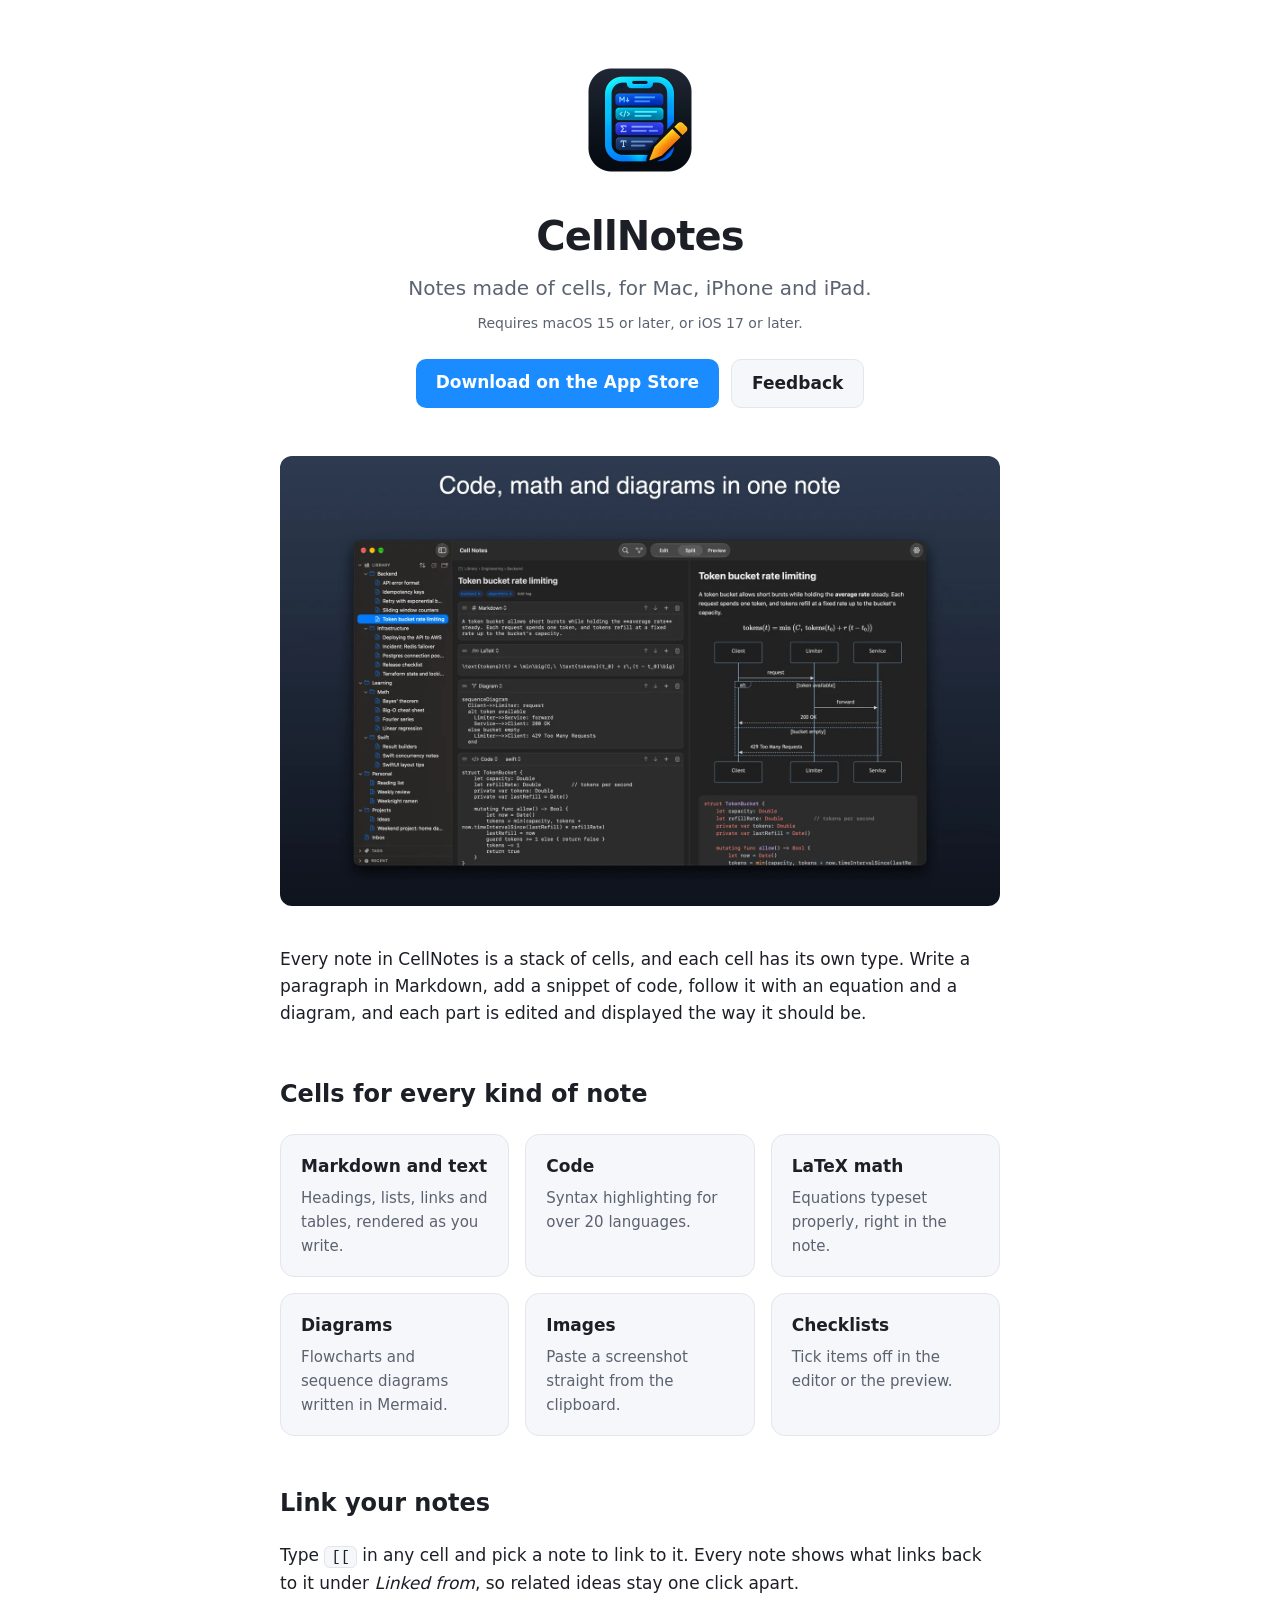
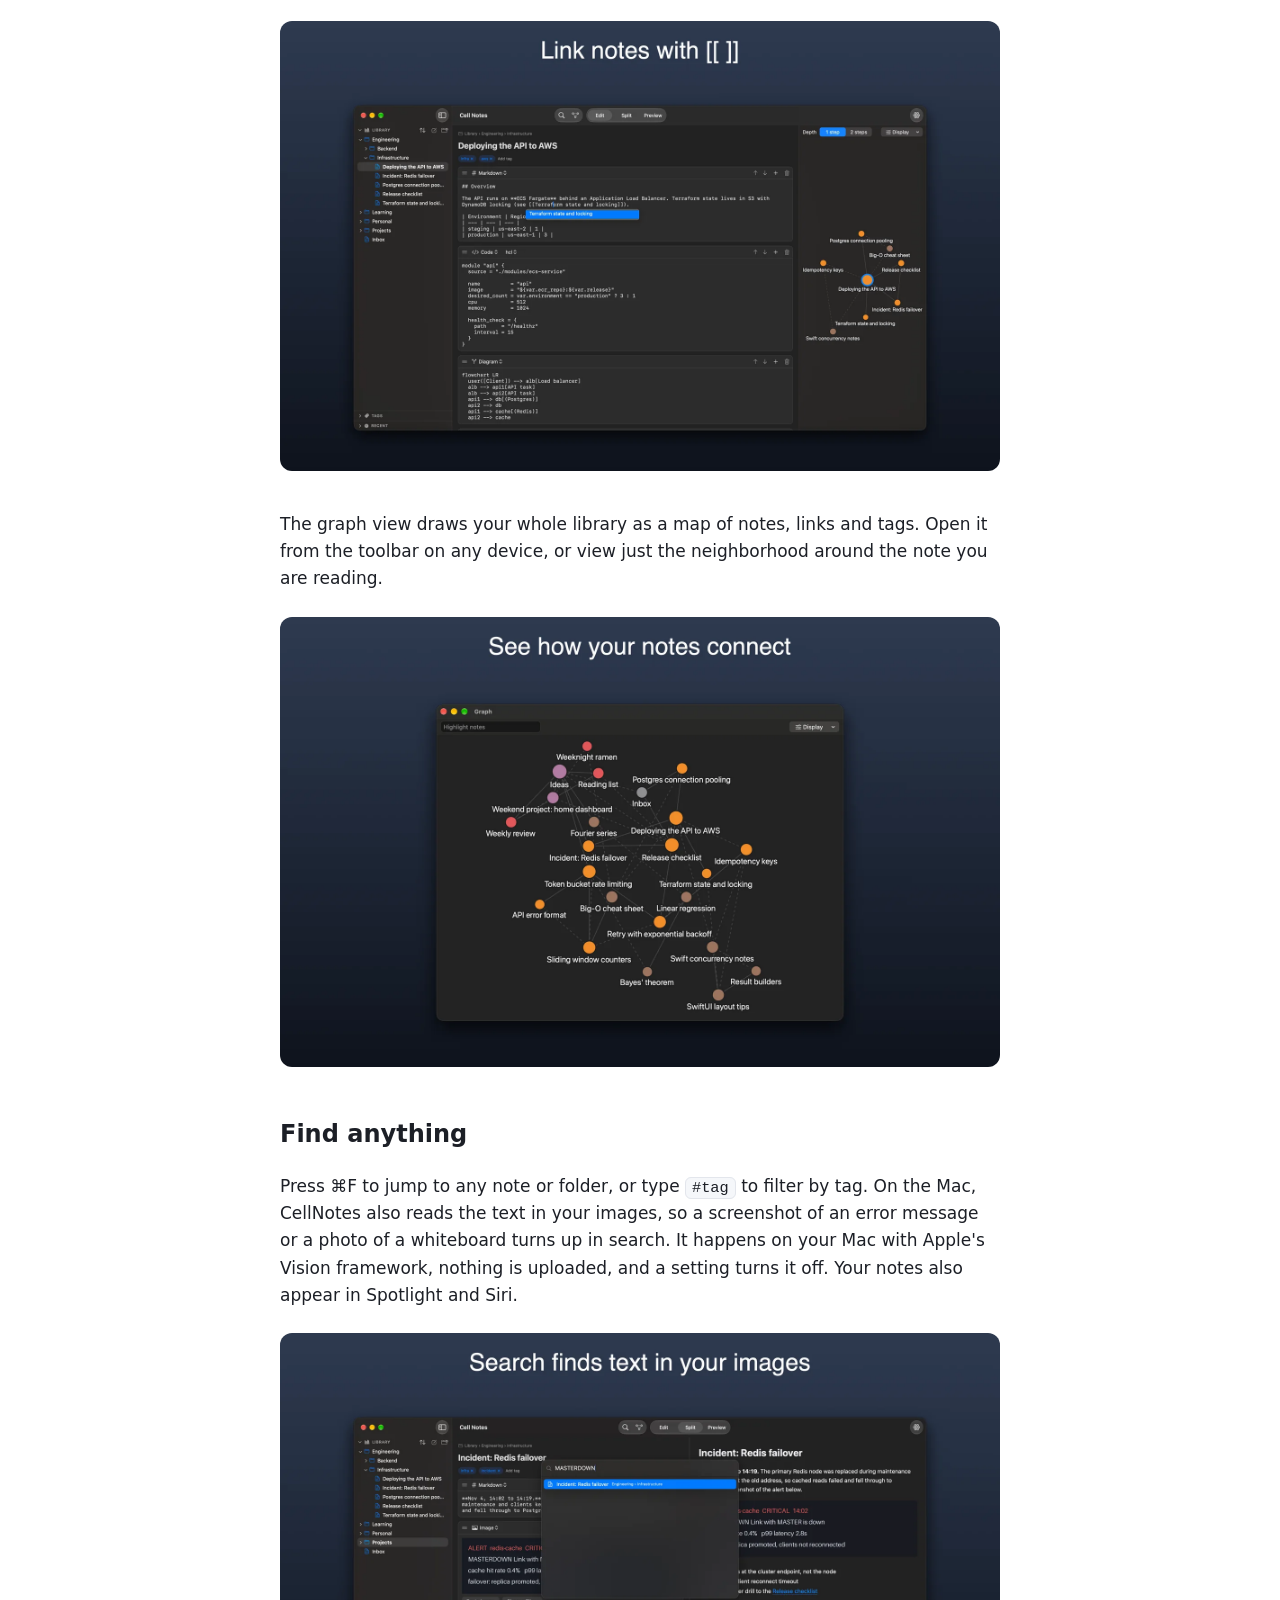
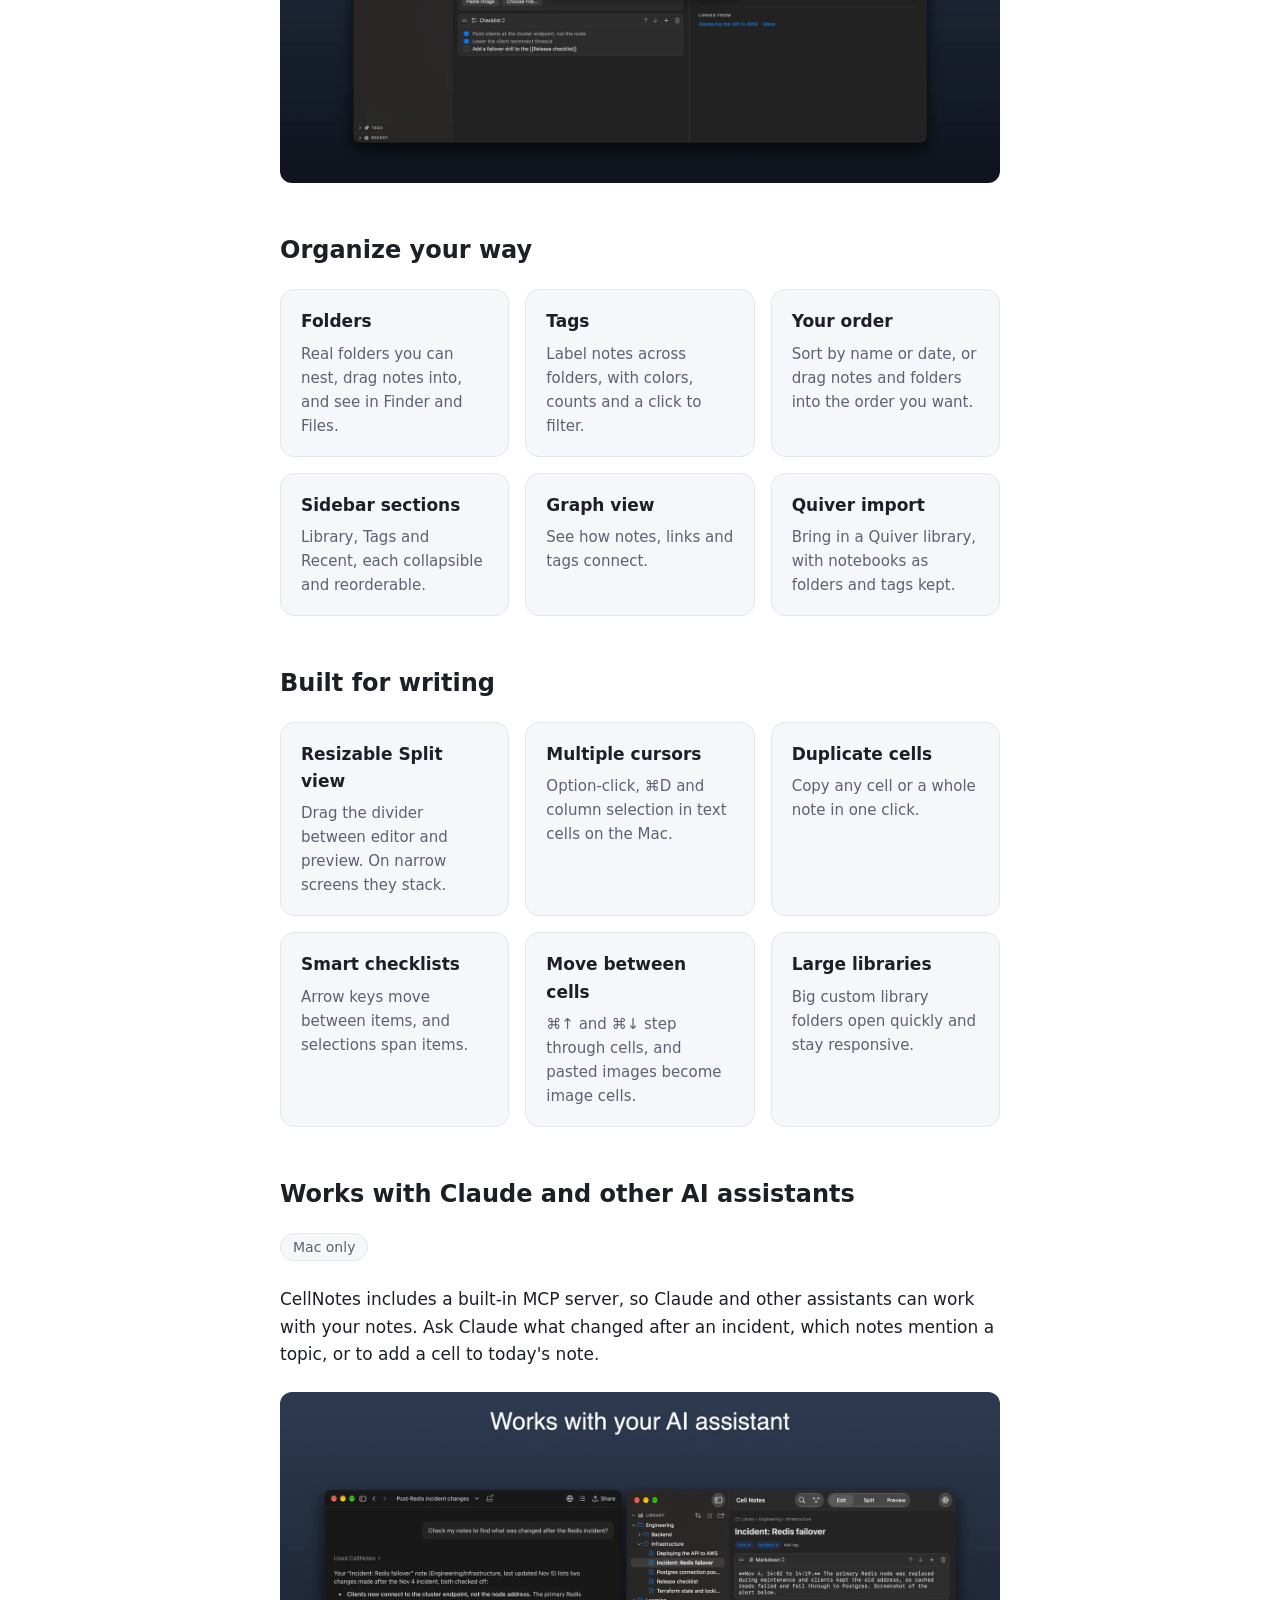
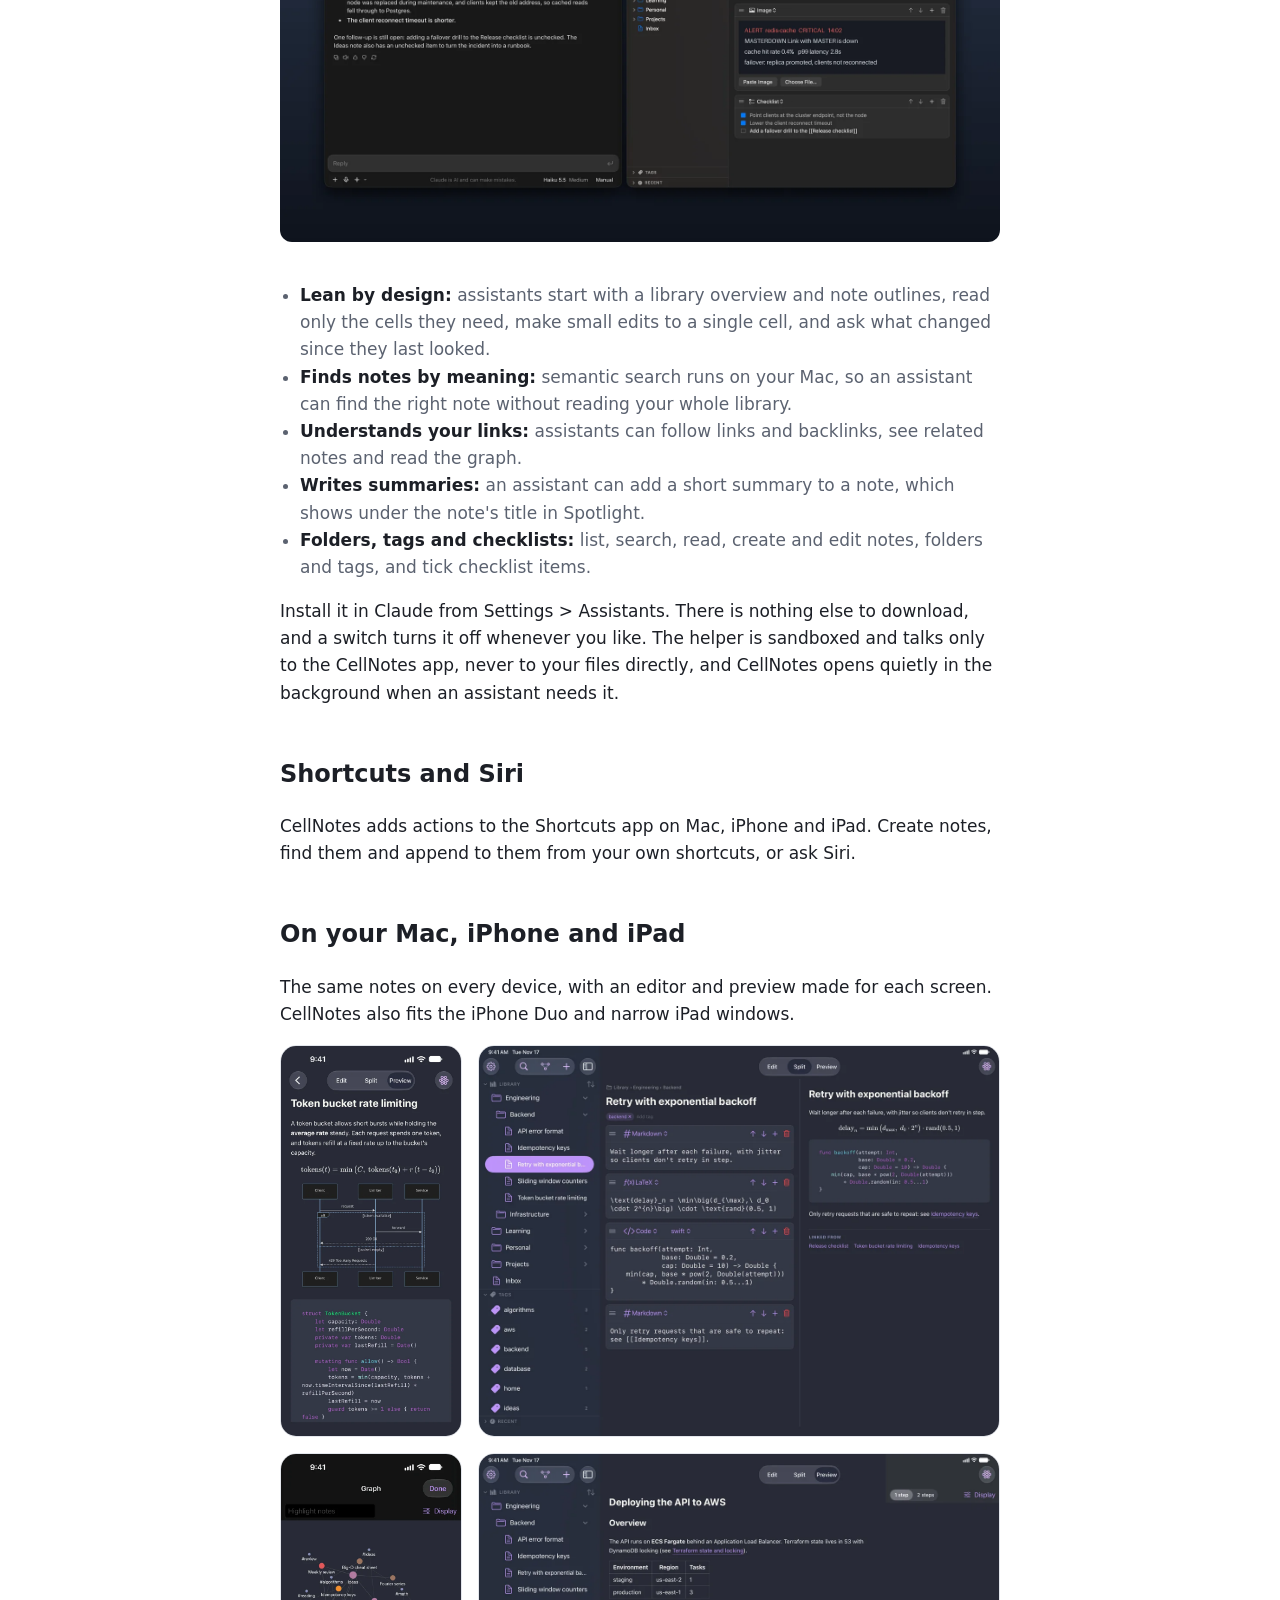
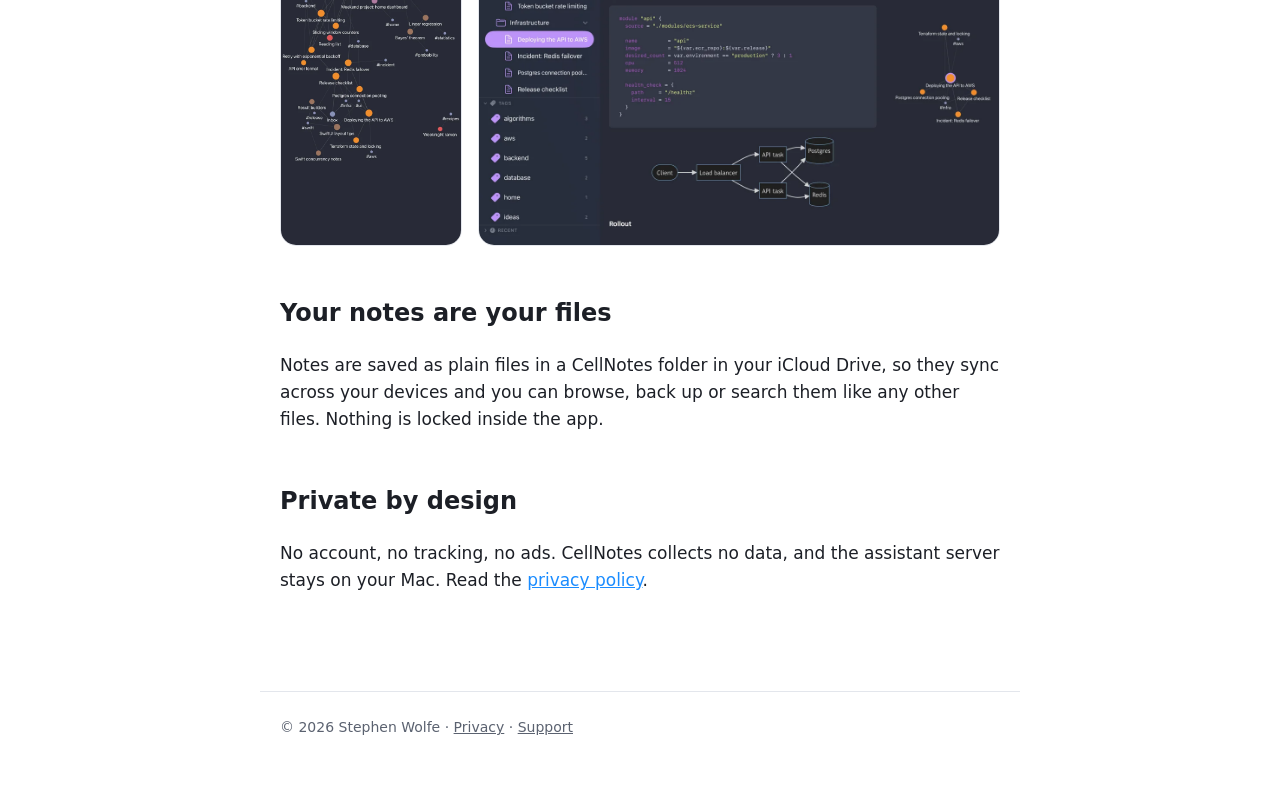
<file: site/index.html>
<!doctype html>
<html lang="en">
<head>
  <meta charset="utf-8">
  <meta name="viewport" content="width=device-width, initial-scale=1">
  <title>CellNotes: notes made of cells</title>
  <meta name="description" content="CellNotes is a note app for Mac, iPhone and iPad where every note is a stack of cells: Markdown, code, LaTeX math, diagrams, images and checklists. Link notes, search inside images, organize with folders and tags, and let Claude read and write your notes.">
  <link rel="icon" href="icon.png">
  <link rel="apple-touch-icon" href="icon.png">
  <link rel="stylesheet" href="style.css">
</head>
<body>
<main>
  <header class="hero">
    <img src="icon.png" alt="CellNotes icon">
    <h1>CellNotes</h1>
    <p>Notes made of cells, for Mac, iPhone and iPad.</p>
    <p class="req">Requires macOS 15 or later, or iOS 17 or later.</p>
    <div class="buttons">
      <a class="button" href="https://apps.apple.com/us/app/cellnotes-app/id6820747798">Download on the App Store</a>
      <a class="button secondary" href="https://github.com/stephenwolfe1/cellnotes/issues">Feedback</a>
    </div>
  </header>

  <figure class="shot">
    <img src="screenshots/mac-cells.webp" width="1600" height="1000" alt="CellNotes on a Mac in Split view: a Markdown cell, LaTeX equation, sequence diagram and Swift code on the left, rendered on the right, with a folder tree in the sidebar">
  </figure>

  <p>Every note in CellNotes is a stack of cells, and each cell has its own type. Write a paragraph in Markdown, add a snippet of code, follow it with an equation and a diagram, and each part is edited and displayed the way it should be.</p>

  <h2>Cells for every kind of note</h2>
  <div class="grid">
    <div class="card"><h3>Markdown and text</h3><p>Headings, lists, links and tables, rendered as you write.</p></div>
    <div class="card"><h3>Code</h3><p>Syntax highlighting for over 20 languages.</p></div>
    <div class="card"><h3>LaTeX math</h3><p>Equations typeset properly, right in the note.</p></div>
    <div class="card"><h3>Diagrams</h3><p>Flowcharts and sequence diagrams written in Mermaid.</p></div>
    <div class="card"><h3>Images</h3><p>Paste a screenshot straight from the clipboard.</p></div>
    <div class="card"><h3>Checklists</h3><p>Tick items off in the editor or the preview.</p></div>
  </div>

  <h2>Link your notes</h2>
  <p>Type <code>[[</code> in any cell and pick a note to link to it. Every note shows what links back to it under <em>Linked from</em>, so related ideas stay one click apart.</p>
  <figure class="shot">
    <img src="screenshots/mac-links.webp" width="1600" height="1000" loading="lazy" alt="Typing [[ in a CellNotes cell opens a list of notes to link to, with a small graph of the note's neighbors on the right">
  </figure>
  <p>The graph view draws your whole library as a map of notes, links and tags. Open it from the toolbar on any device, or view just the neighborhood around the note you are reading.</p>
  <figure class="shot">
    <img src="screenshots/mac-graph.webp" width="1600" height="1000" loading="lazy" alt="CellNotes graph window showing notes as colored dots connected by links">
  </figure>

  <h2>Find anything</h2>
  <p>Press &#8984;F to jump to any note or folder, or type <code>#tag</code> to filter by tag. On the Mac, CellNotes also reads the text in your images, so a screenshot of an error message or a photo of a whiteboard turns up in search. It happens on your Mac with Apple's Vision framework, nothing is uploaded, and a setting turns it off. Your notes also appear in Spotlight and Siri.</p>
  <figure class="shot">
    <img src="screenshots/mac-image-search.webp" width="1600" height="1000" loading="lazy" alt="Searching CellNotes for a word that appears only inside a screenshot finds the note that contains it">
  </figure>

  <h2>Organize your way</h2>
  <div class="grid">
    <div class="card"><h3>Folders</h3><p>Real folders you can nest, drag notes into, and see in Finder and Files.</p></div>
    <div class="card"><h3>Tags</h3><p>Label notes across folders, with colors, counts and a click to filter.</p></div>
    <div class="card"><h3>Your order</h3><p>Sort by name or date, or drag notes and folders into the order you want.</p></div>
    <div class="card"><h3>Sidebar sections</h3><p>Library, Tags and Recent, each collapsible and reorderable.</p></div>
    <div class="card"><h3>Graph view</h3><p>See how notes, links and tags connect.</p></div>
    <div class="card"><h3>Quiver import</h3><p>Bring in a Quiver library, with notebooks as folders and tags kept.</p></div>
  </div>

  <h2>Built for writing</h2>
  <div class="grid">
    <div class="card"><h3>Resizable Split view</h3><p>Drag the divider between editor and preview. On narrow screens they stack.</p></div>
    <div class="card"><h3>Multiple cursors</h3><p>Option-click, &#8984;D and column selection in text cells on the Mac.</p></div>
    <div class="card"><h3>Duplicate cells</h3><p>Copy any cell or a whole note in one click.</p></div>
    <div class="card"><h3>Smart checklists</h3><p>Arrow keys move between items, and selections span items.</p></div>
    <div class="card"><h3>Move between cells</h3><p>&#8984;&#8593; and &#8984;&#8595; step through cells, and pasted images become image cells.</p></div>
    <div class="card"><h3>Large libraries</h3><p>Big custom library folders open quickly and stay responsive.</p></div>
  </div>

  <h2>Works with Claude and other AI assistants</h2>
  <p class="badge">Mac only</p>
  <p>CellNotes includes a built-in MCP server, so Claude and other assistants can work with your notes. Ask Claude what changed after an incident, which notes mention a topic, or to add a cell to today's note.</p>
  <figure class="shot">
    <img src="screenshots/mac-assistant.webp" width="1600" height="1000" loading="lazy" alt="Claude answering a question about a Redis incident by reading the matching note in CellNotes, shown next to the note">
  </figure>
  <ul class="next">
    <li><strong>Lean by design:</strong> assistants start with a library overview and note outlines, read only the cells they need, make small edits to a single cell, and ask what changed since they last looked.</li>
    <li><strong>Finds notes by meaning:</strong> semantic search runs on your Mac, so an assistant can find the right note without reading your whole library.</li>
    <li><strong>Understands your links:</strong> assistants can follow links and backlinks, see related notes and read the graph.</li>
    <li><strong>Writes summaries:</strong> an assistant can add a short summary to a note, which shows under the note's title in Spotlight.</li>
    <li><strong>Folders, tags and checklists:</strong> list, search, read, create and edit notes, folders and tags, and tick checklist items.</li>
  </ul>
  <p>Install it in Claude from Settings &gt; Assistants. There is nothing else to download, and a switch turns it off whenever you like. The helper is sandboxed and talks only to the CellNotes app, never to your files directly, and CellNotes opens quietly in the background when an assistant needs it.</p>

  <h2>Shortcuts and Siri</h2>
  <p>CellNotes adds actions to the Shortcuts app on Mac, iPhone and iPad. Create notes, find them and append to them from your own shortcuts, or ask Siri.</p>

  <h2>On your Mac, iPhone and iPad</h2>
  <p>The same notes on every device, with an editor and preview made for each screen. CellNotes also fits the iPhone Duo and narrow iPad windows.</p>
  <div class="devices">
    <img class="phone" src="screenshots/iphone-preview.webp" width="600" height="1304" loading="lazy" alt="CellNotes on iPhone, previewing a note with an equation, a sequence diagram and code">
    <img class="tablet" src="screenshots/ipad-split.webp" width="1200" height="900" loading="lazy" alt="CellNotes on iPad in Split view, with folders and tags in the sidebar and a note with linked notes below">
  </div>
  <div class="devices">
    <img class="phone" src="screenshots/iphone-graph.webp" width="600" height="1304" loading="lazy" alt="The CellNotes graph on iPhone">
    <img class="tablet" src="screenshots/ipad-links.webp" width="1200" height="900" loading="lazy" alt="CellNotes on iPad previewing a note with a link, a table, code and a diagram, with a small graph of linked notes on the right">
  </div>

  <h2>Your notes are your files</h2>
  <p>Notes are saved as plain files in a CellNotes folder in your iCloud Drive, so they sync across your devices and you can browse, back up or search them like any other files. Nothing is locked inside the app.</p>

  <h2>Private by design</h2>
  <p>No account, no tracking, no ads. CellNotes collects no data, and the assistant server stays on your Mac. Read the <a href="privacy">privacy policy</a>.</p>
</main>
<footer>
  &copy; 2026 Stephen Wolfe &middot; <a href="privacy">Privacy</a> &middot; <a href="https://github.com/stephenwolfe1/cellnotes/issues">Support</a>
</footer>
</body>
</html>
</file>
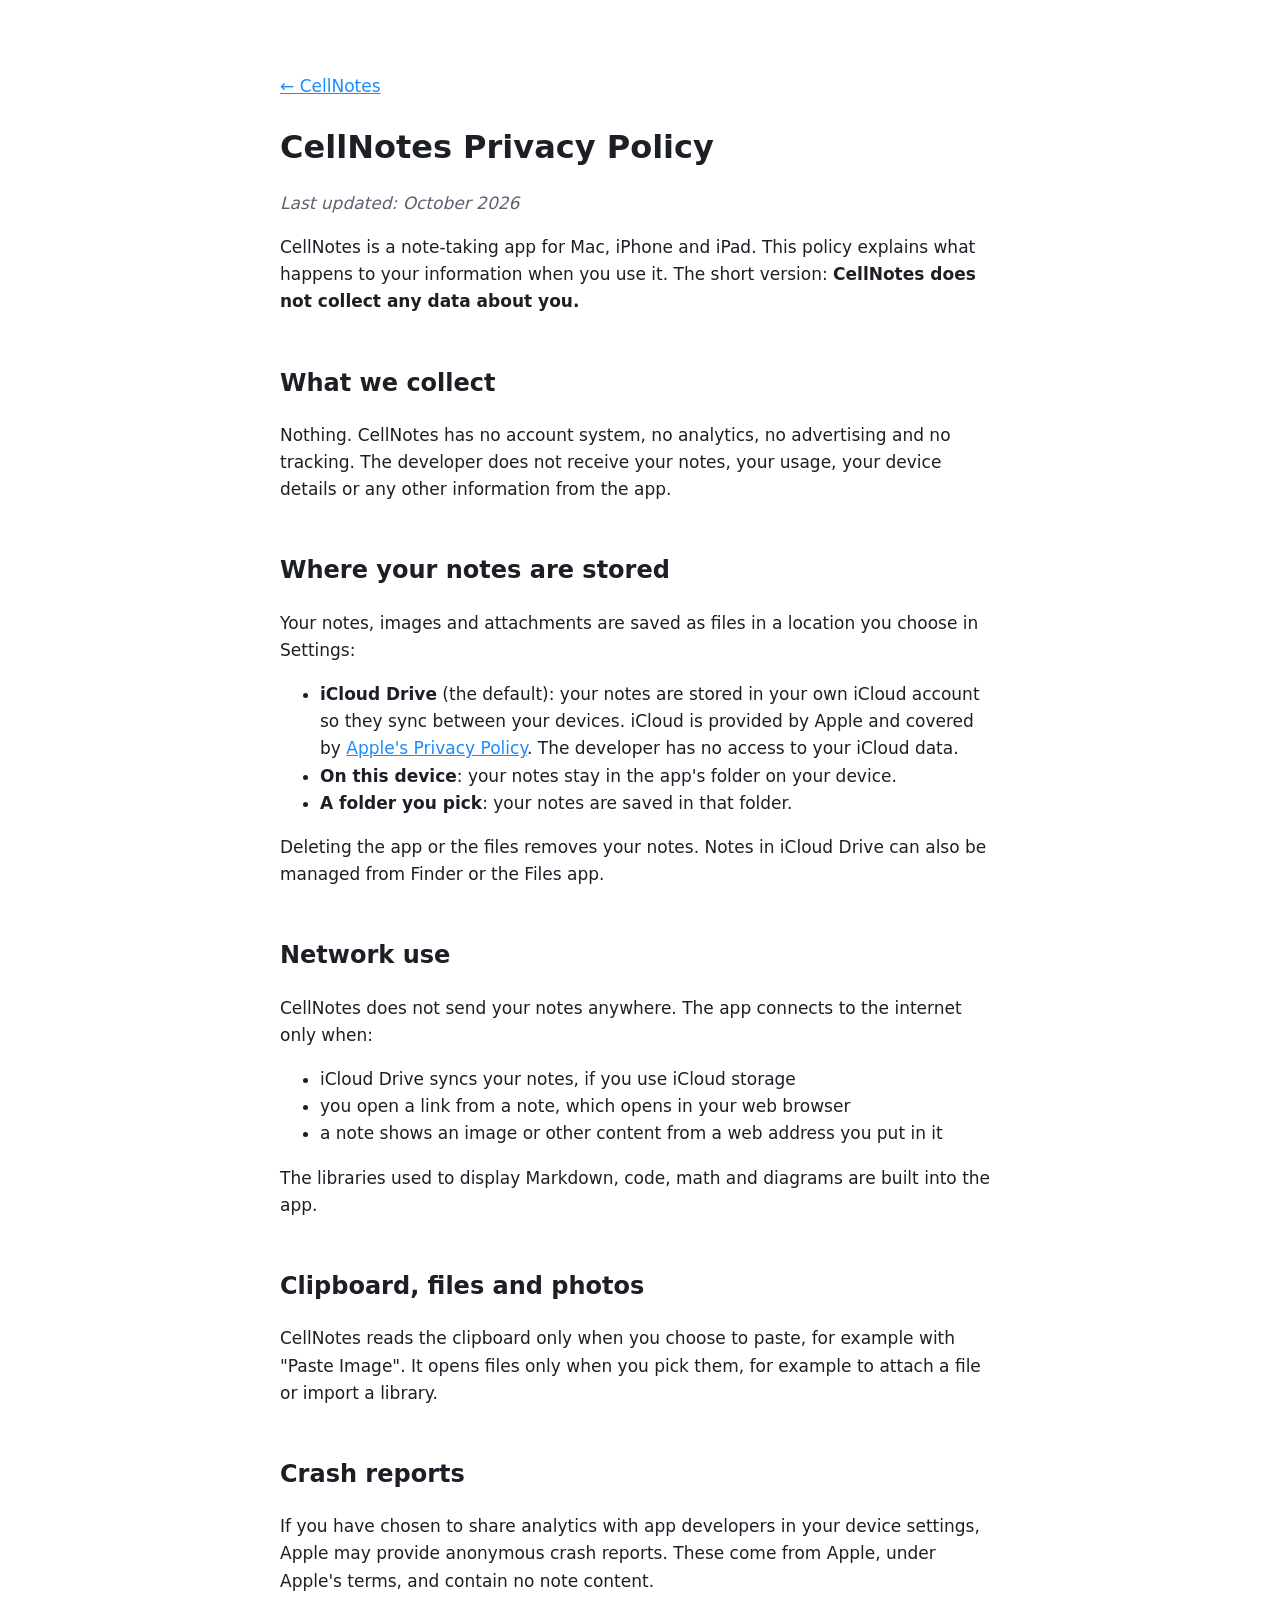
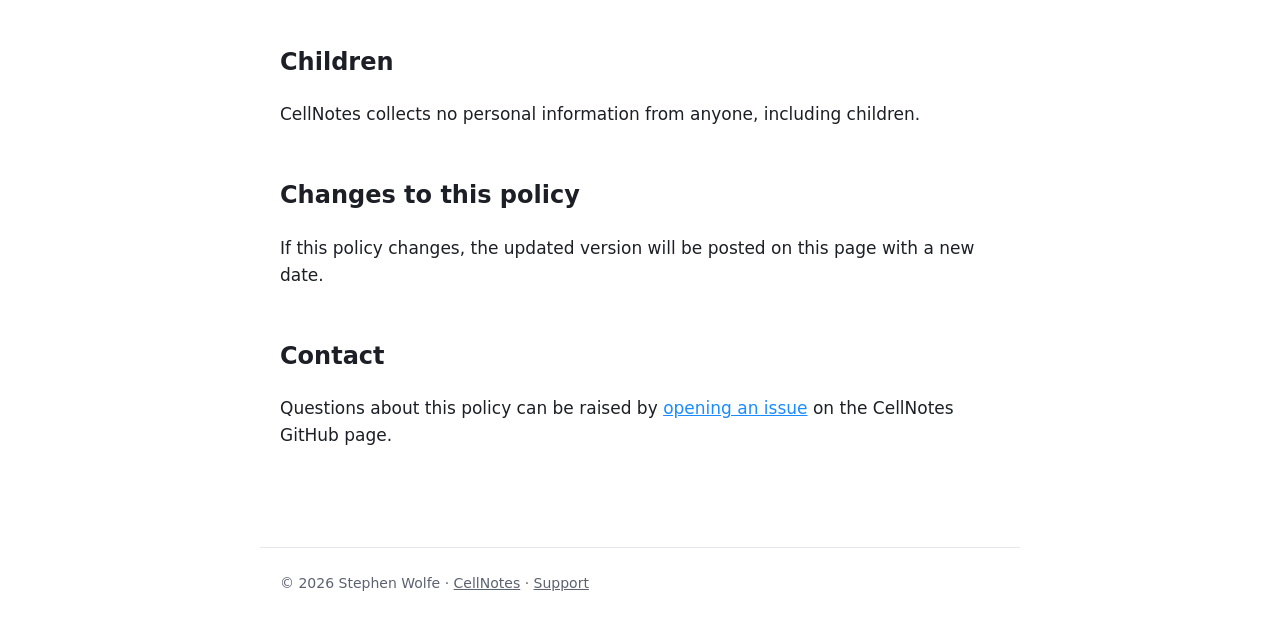
<file: site/privacy.html>
<!doctype html>
<html lang="en">
<head>
  <meta charset="utf-8">
  <meta name="viewport" content="width=device-width, initial-scale=1">
  <title>Privacy Policy: CellNotes</title>
  <link rel="icon" href="icon.png">
  <link rel="stylesheet" href="style.css">
</head>
<body>
<main class="prose">
  <p><a href="./">&larr; CellNotes</a></p>
<h1>CellNotes Privacy Policy</h1>
<p><em>Last updated: October 2026</em></p>
<p>CellNotes is a note-taking app for Mac, iPhone and iPad. This policy explains what happens to your information when you use it. The short version: <strong>CellNotes does not collect any data about you.</strong></p>
<h2>What we collect</h2>
<p>Nothing. CellNotes has no account system, no analytics, no advertising and no tracking. The developer does not receive your notes, your usage, your device details or any other information from the app.</p>
<h2>Where your notes are stored</h2>
<p>Your notes, images and attachments are saved as files in a location you choose in Settings:</p>
<ul>
<li><strong>iCloud Drive</strong> (the default): your notes are stored in your own iCloud account so they sync between your devices. iCloud is provided by Apple and covered by <a href="https://www.apple.com/legal/privacy/">Apple's Privacy Policy</a>. The developer has no access to your iCloud data.</li>
<li><strong>On this device</strong>: your notes stay in the app's folder on your device.</li>
<li><strong>A folder you pick</strong>: your notes are saved in that folder.</li>
</ul>
<p>Deleting the app or the files removes your notes. Notes in iCloud Drive can also be managed from Finder or the Files app.</p>
<h2>Network use</h2>
<p>CellNotes does not send your notes anywhere. The app connects to the internet only when:</p>
<ul>
<li>iCloud Drive syncs your notes, if you use iCloud storage</li>
<li>you open a link from a note, which opens in your web browser</li>
<li>a note shows an image or other content from a web address you put in it</li>
</ul>
<p>The libraries used to display Markdown, code, math and diagrams are built into the app.</p>
<h2>Clipboard, files and photos</h2>
<p>CellNotes reads the clipboard only when you choose to paste, for example with "Paste Image". It opens files only when you pick them, for example to attach a file or import a library.</p>
<h2>Crash reports</h2>
<p>If you have chosen to share analytics with app developers in your device settings, Apple may provide anonymous crash reports. These come from Apple, under Apple's terms, and contain no note content.</p>
<h2>Children</h2>
<p>CellNotes collects no personal information from anyone, including children.</p>
<h2>Changes to this policy</h2>
<p>If this policy changes, the updated version will be posted on this page with a new date.</p>
<h2>Contact</h2>
<p>Questions about this policy can be raised by <a href="https://github.com/stephenwolfe1/cellnotes/issues">opening an issue</a> on the CellNotes GitHub page.</p>
</main>
<footer>
  &copy; 2026 Stephen Wolfe &middot; <a href="./">CellNotes</a> &middot; <a href="https://github.com/stephenwolfe1/cellnotes/issues">Support</a>
</footer>
</body>
</html>
</file>
<file: site/style.css>
:root {
  color-scheme: light dark;
  --bg: #ffffff;
  --fg: #1c1f26;
  --muted: #5b6270;
  --line: #e3e6ec;
  --card: #f5f7fa;
  --accent: #1a8cff;
}
@media (prefers-color-scheme: dark) {
  :root {
    --bg: #0d1118;
    --fg: #e8ebf1;
    --muted: #9aa3b2;
    --line: #232a36;
    --card: #151b25;
    --accent: #3fb3ff;
  }
}
* { box-sizing: border-box; }
body {
  margin: 0;
  background: var(--bg);
  color: var(--fg);
  font: 17px/1.6 -apple-system, BlinkMacSystemFont, "Segoe UI", system-ui, sans-serif;
}
main { max-width: 760px; margin: 0 auto; padding: 56px 20px 80px; }
a { color: var(--accent); }
header.hero { text-align: center; margin-bottom: 48px; }
header.hero img { width: 128px; height: 128px; }
header.hero h1 { font-size: 40px; margin: 12px 0 4px; letter-spacing: -0.02em; }
header.hero p { color: var(--muted); font-size: 20px; margin: 0; }
header.hero p.req { font-size: 14px; margin-top: 8px; }
.buttons { margin-top: 24px; display: flex; gap: 12px; justify-content: center; flex-wrap: wrap; }
.button {
  display: inline-block; padding: 10px 20px; border-radius: 10px;
  background: var(--accent); color: #fff; text-decoration: none; font-weight: 600;
}
.button.secondary { background: var(--card); color: var(--fg); border: 1px solid var(--line); }
.grid { display: grid; grid-template-columns: repeat(auto-fit, minmax(220px, 1fr)); gap: 16px; }
.card { background: var(--card); border: 1px solid var(--line); border-radius: 14px; padding: 18px 20px; }
.card h3 { margin: 0 0 6px; font-size: 17px; }
.card p { margin: 0; color: var(--muted); font-size: 15px; }
h2 { margin-top: 48px; font-size: 24px; }
.prose h1 { font-size: 32px; margin-bottom: 0; }
.prose em:first-of-type { color: var(--muted); }
footer { max-width: 760px; margin: 0 auto; padding: 24px 20px 48px; color: var(--muted); font-size: 14px; border-top: 1px solid var(--line); }
footer a { color: inherit; }
.shot { margin: 0 0 40px; }
.shot img { display: block; width: 100%; height: auto; border-radius: 12px; }
/* Phone and tablet side by side at the same height (flex grows by each image's width/height ratio). */
.devices { display: flex; gap: 16px; align-items: flex-start; }
.devices img { display: block; min-width: 0; height: auto; border-radius: 16px; border: 1px solid var(--line); }
.devices .phone { flex: 0.46; }
.devices .tablet { flex: 1.333; }
@media (max-width: 560px) {
  .devices { flex-direction: column; align-items: center; }
  .devices .phone { flex: none; width: 62%; }
  .devices .tablet { flex: none; width: 100%; }
}

.badge { display: inline-block; background: var(--card); border: 1px solid var(--line); color: var(--muted); border-radius: 999px; padding: 2px 12px; font-size: 14px; margin: 0 0 8px; }
h3 { margin-top: 28px; }
ul.next { padding-left: 20px; color: var(--muted); }
ul.next strong { color: var(--fg); }

code { background: var(--card); border: 1px solid var(--line); border-radius: 6px; padding: 1px 6px; font-size: 0.9em; }
.shot + p, p + .shot { margin-top: 24px; }
.devices + .devices { margin-top: 16px; }
</file>
